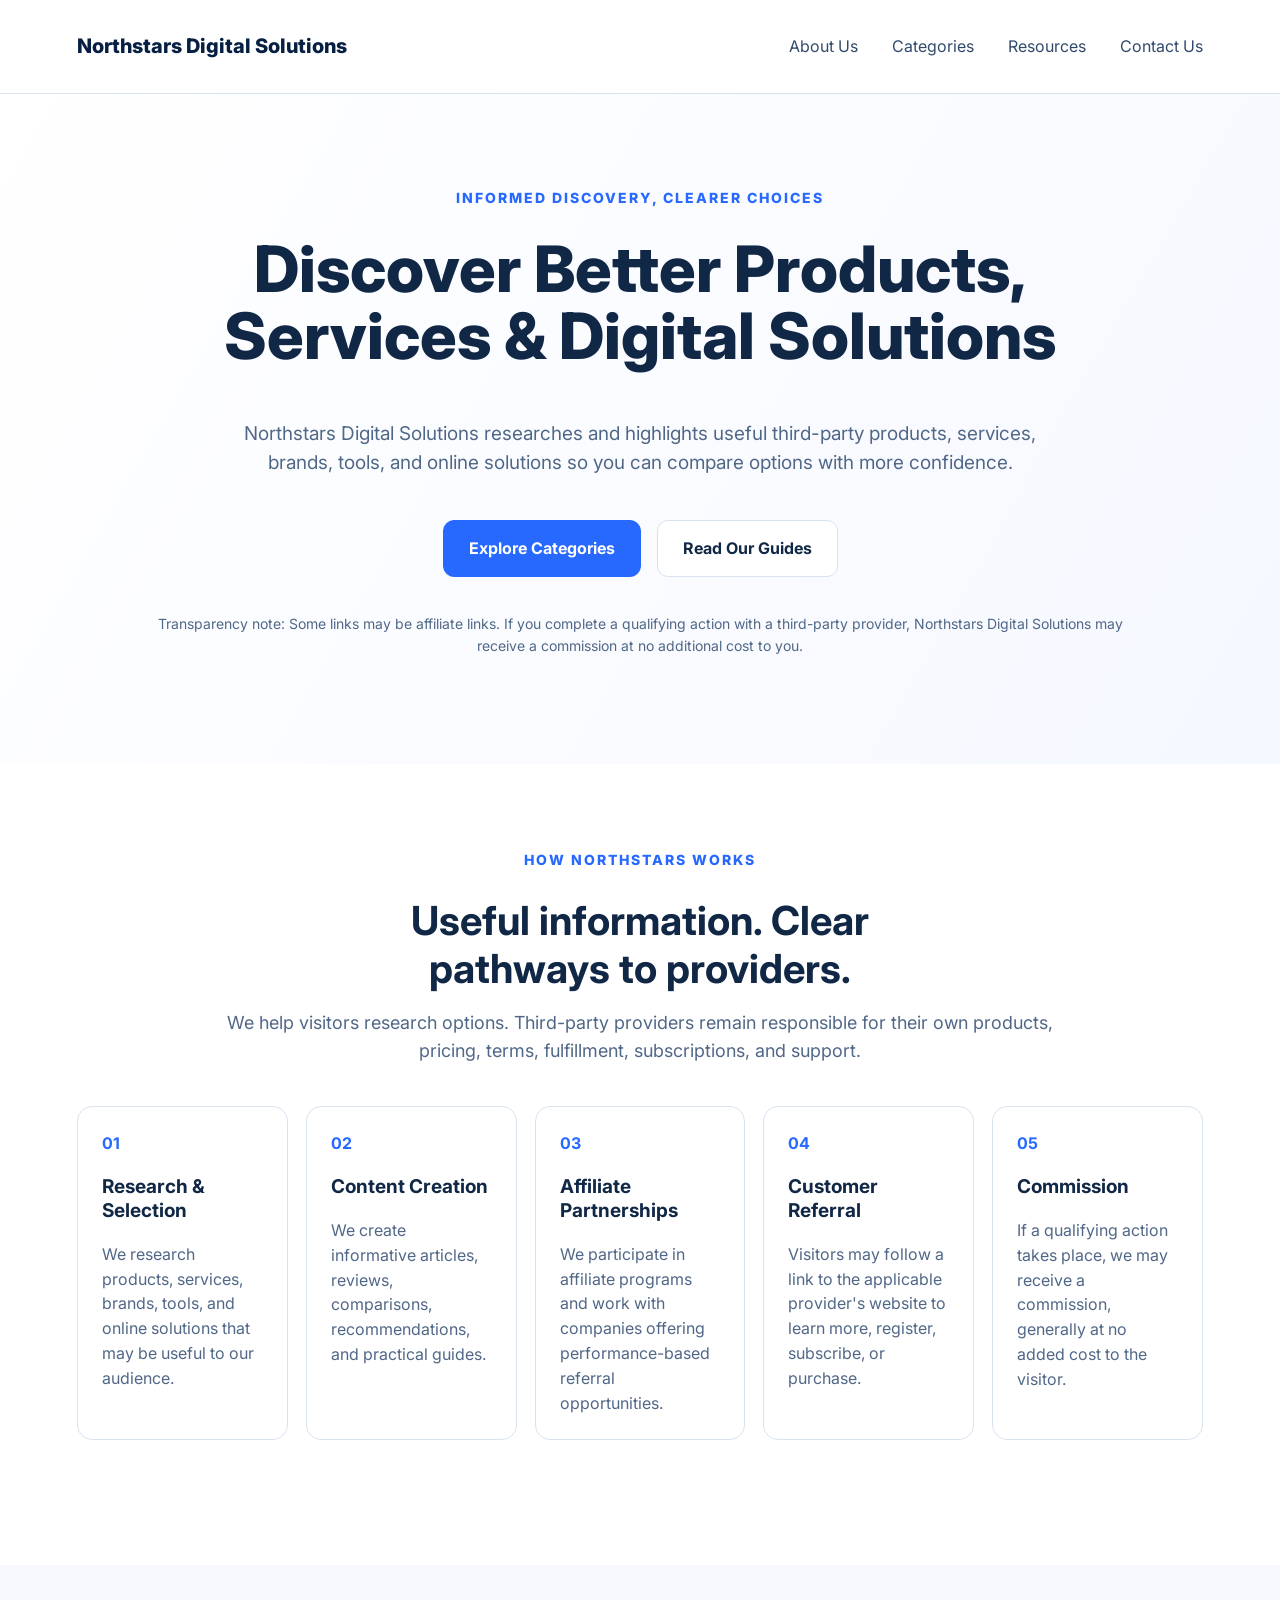
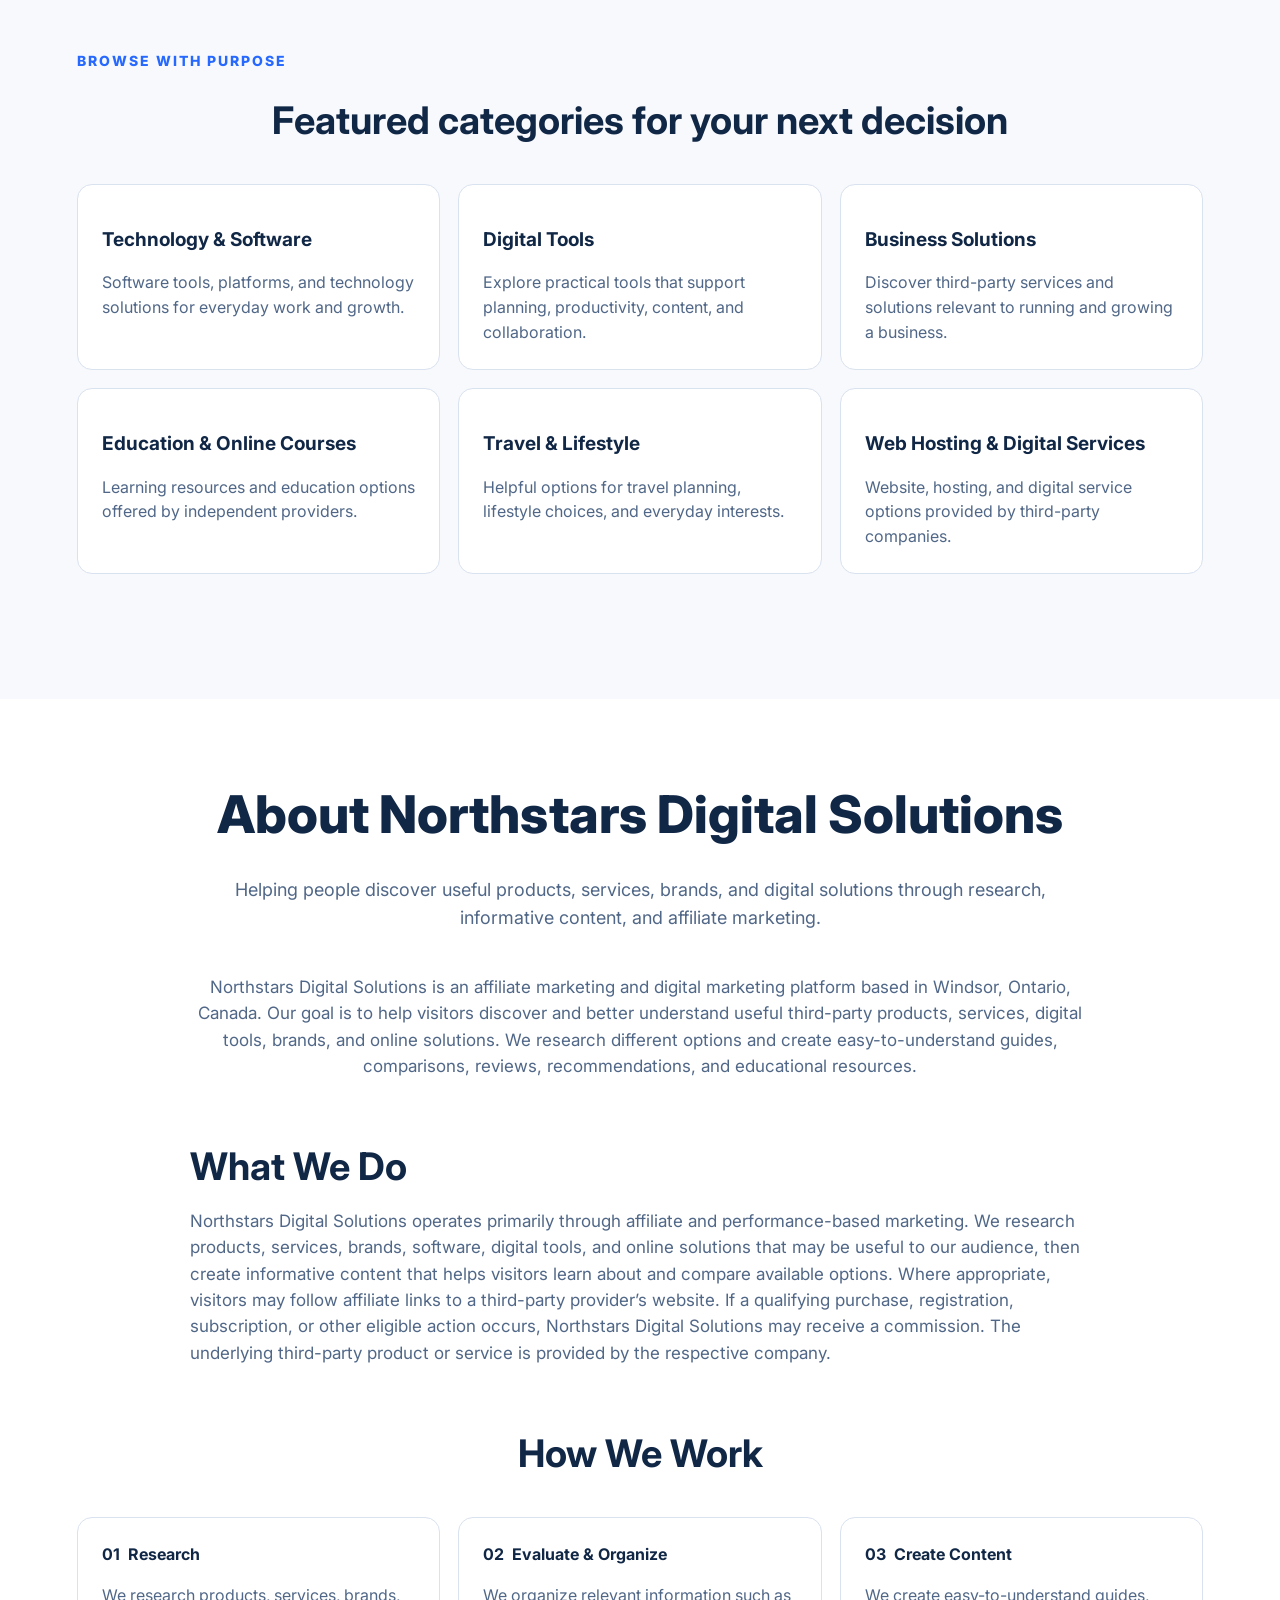
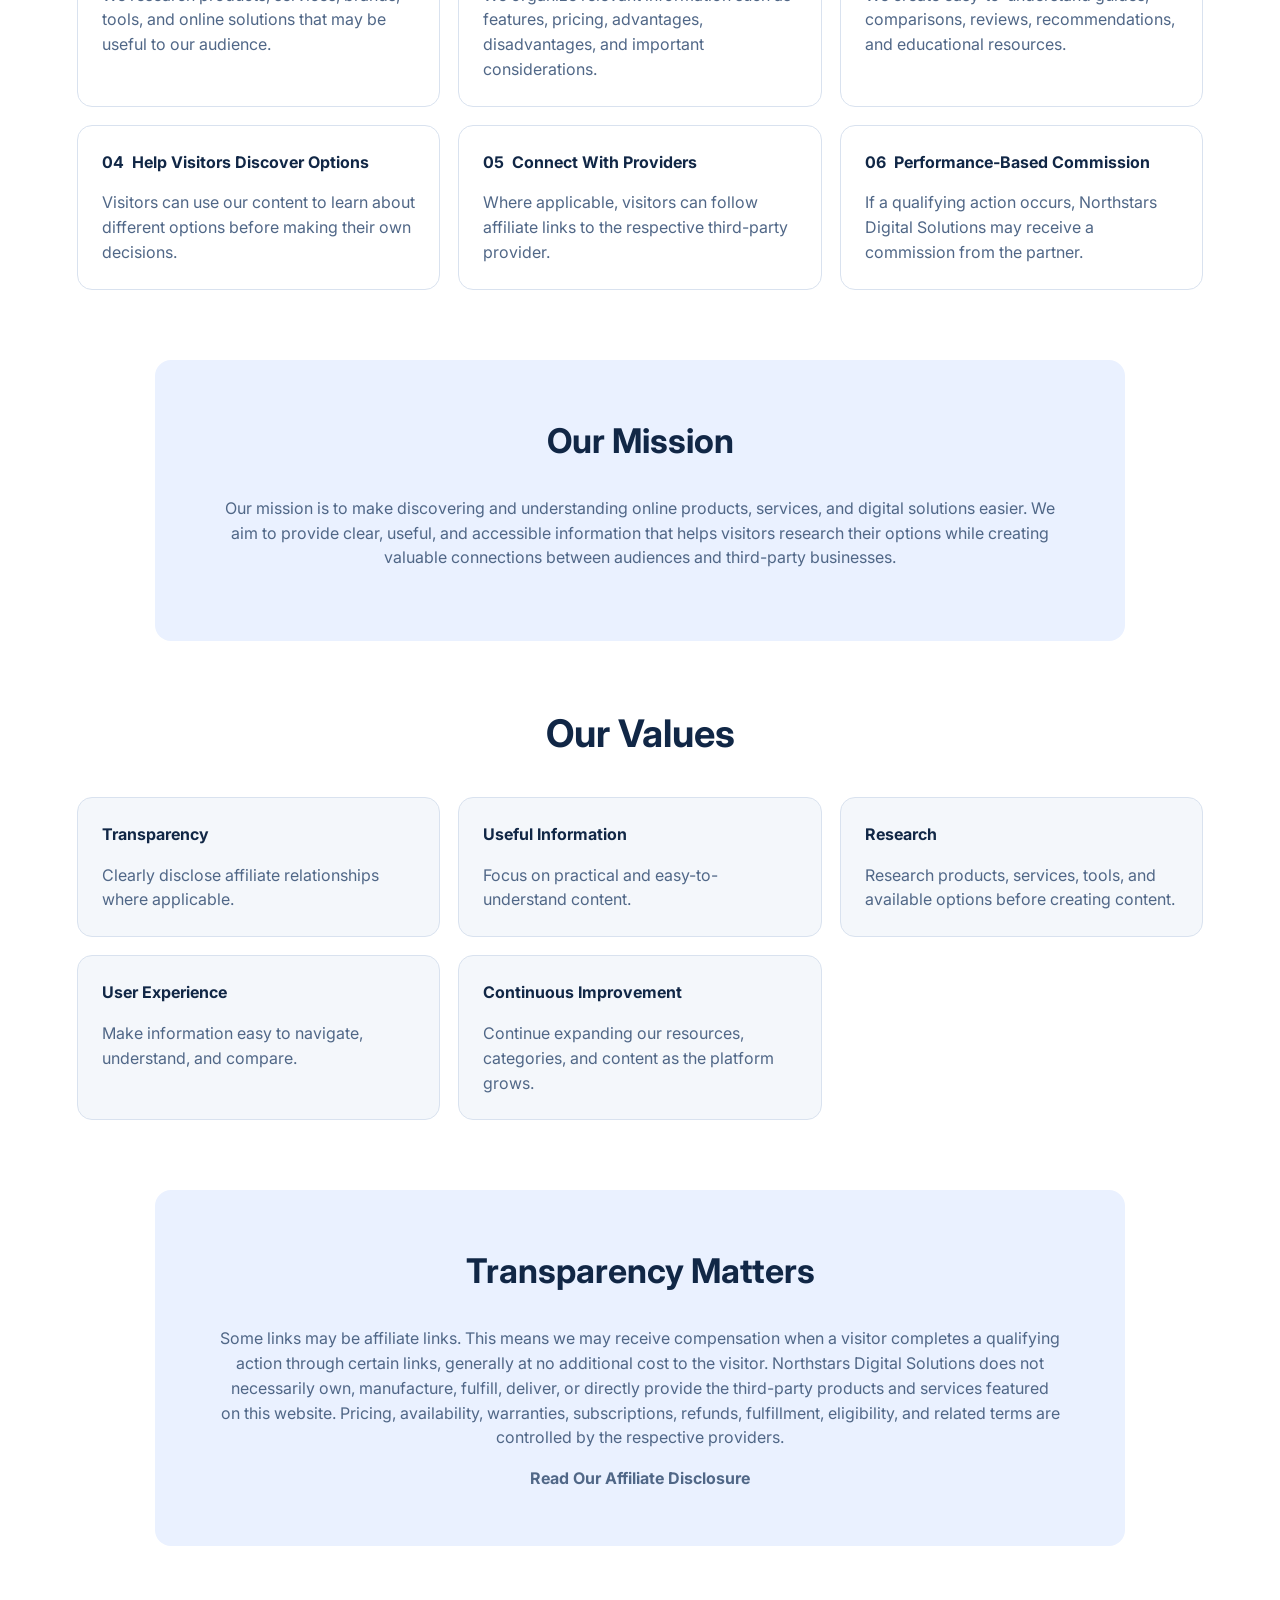
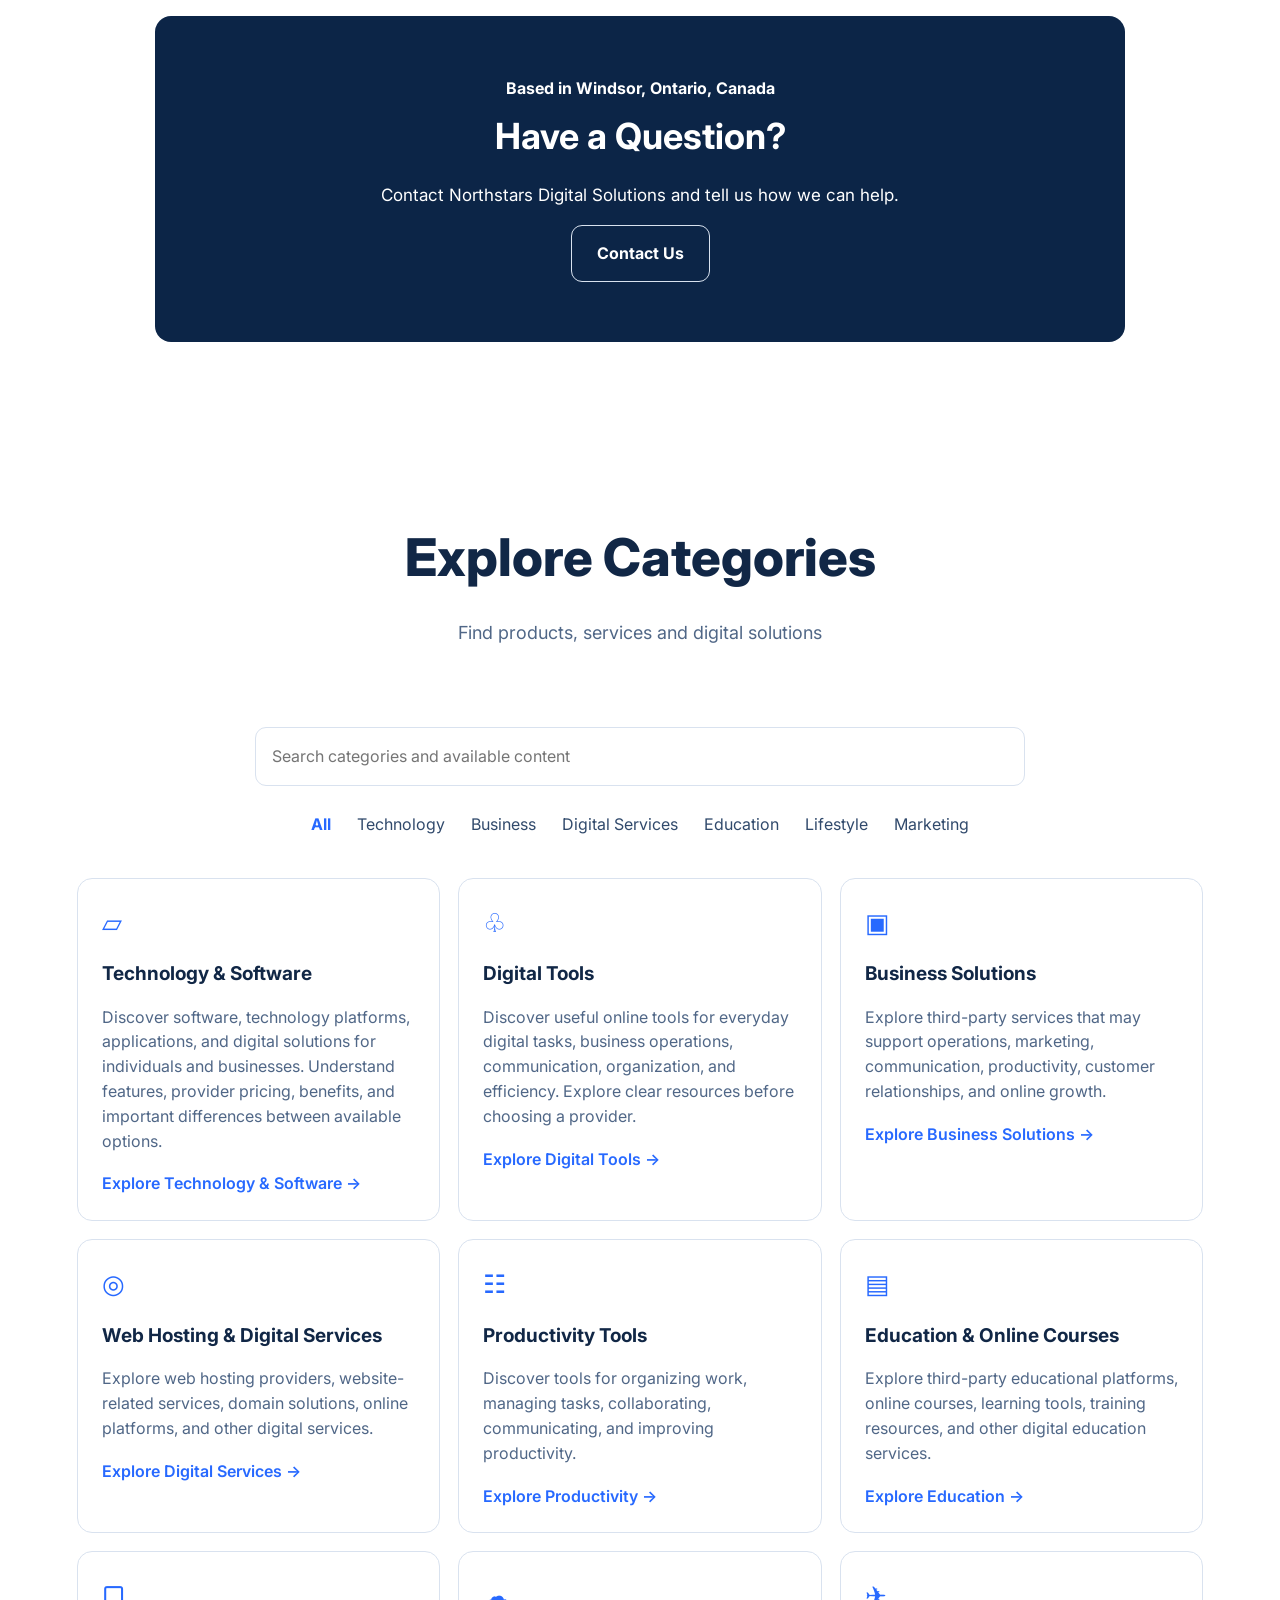
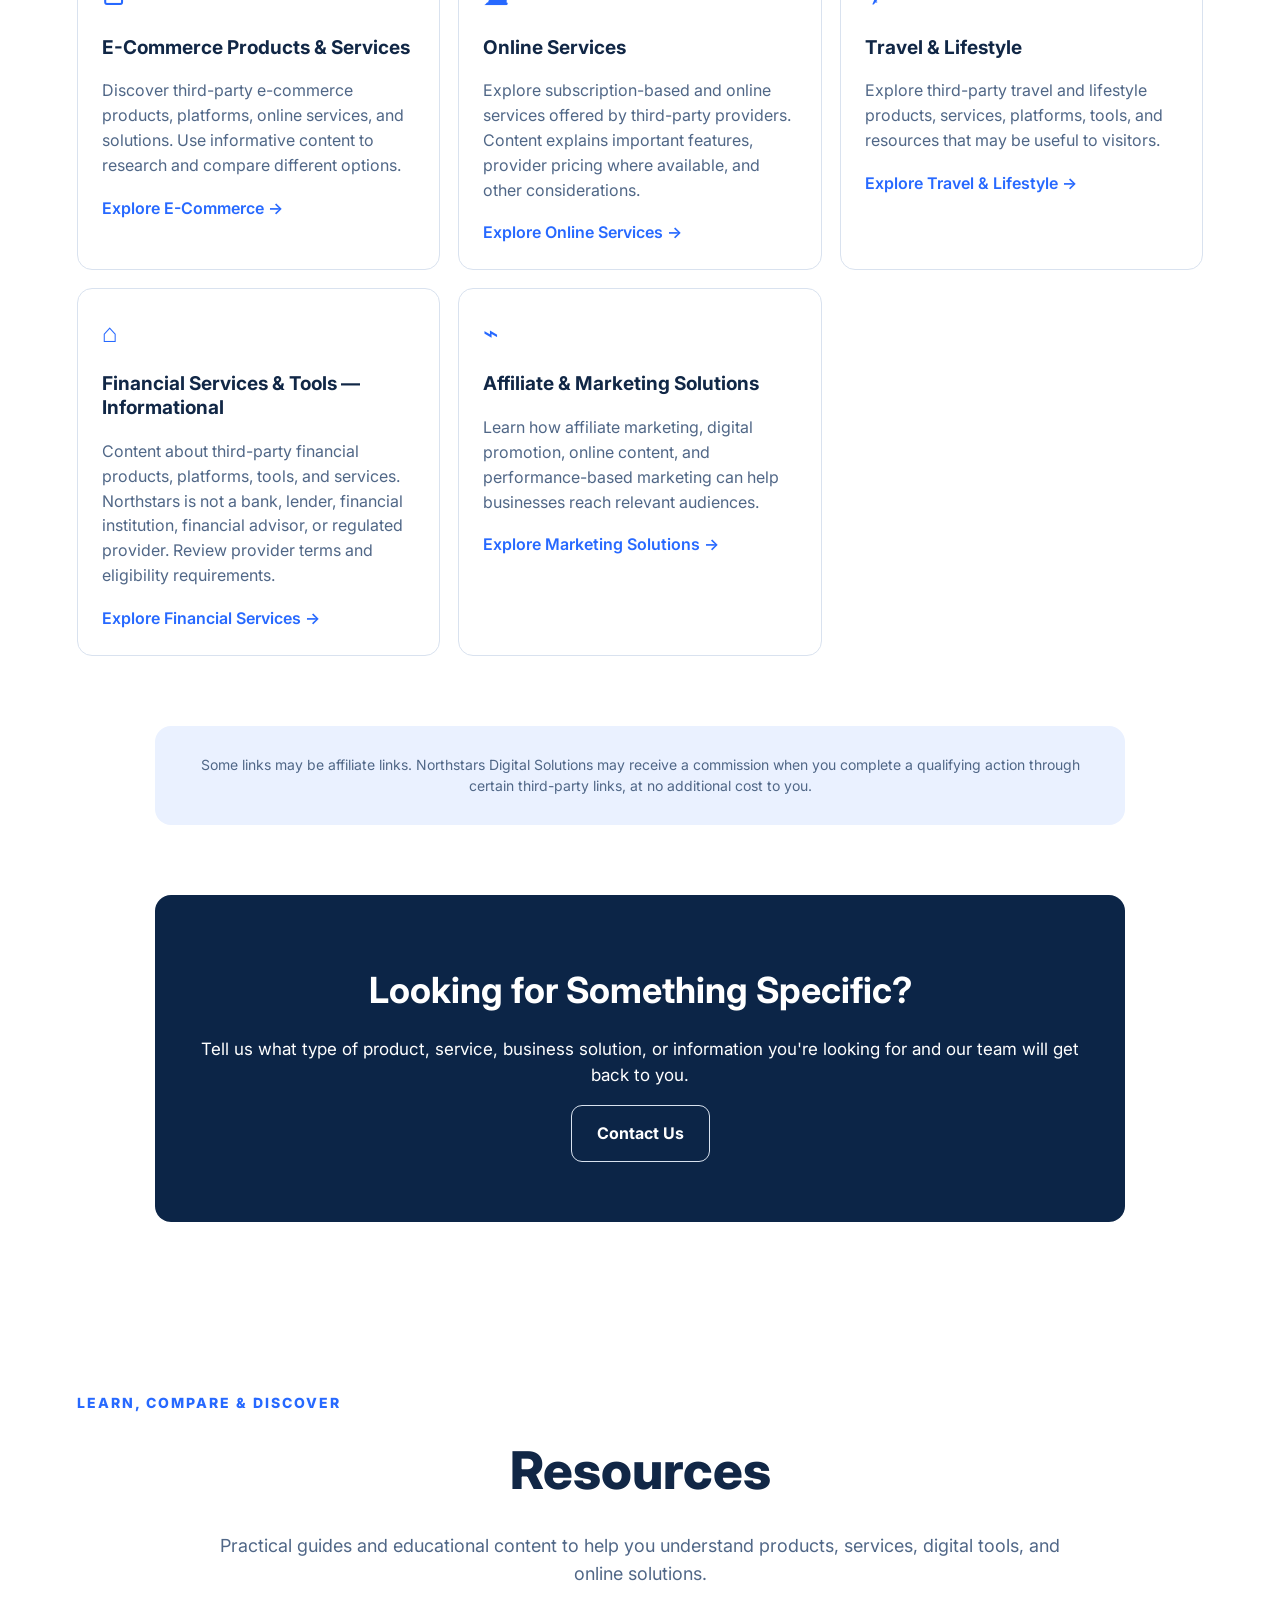
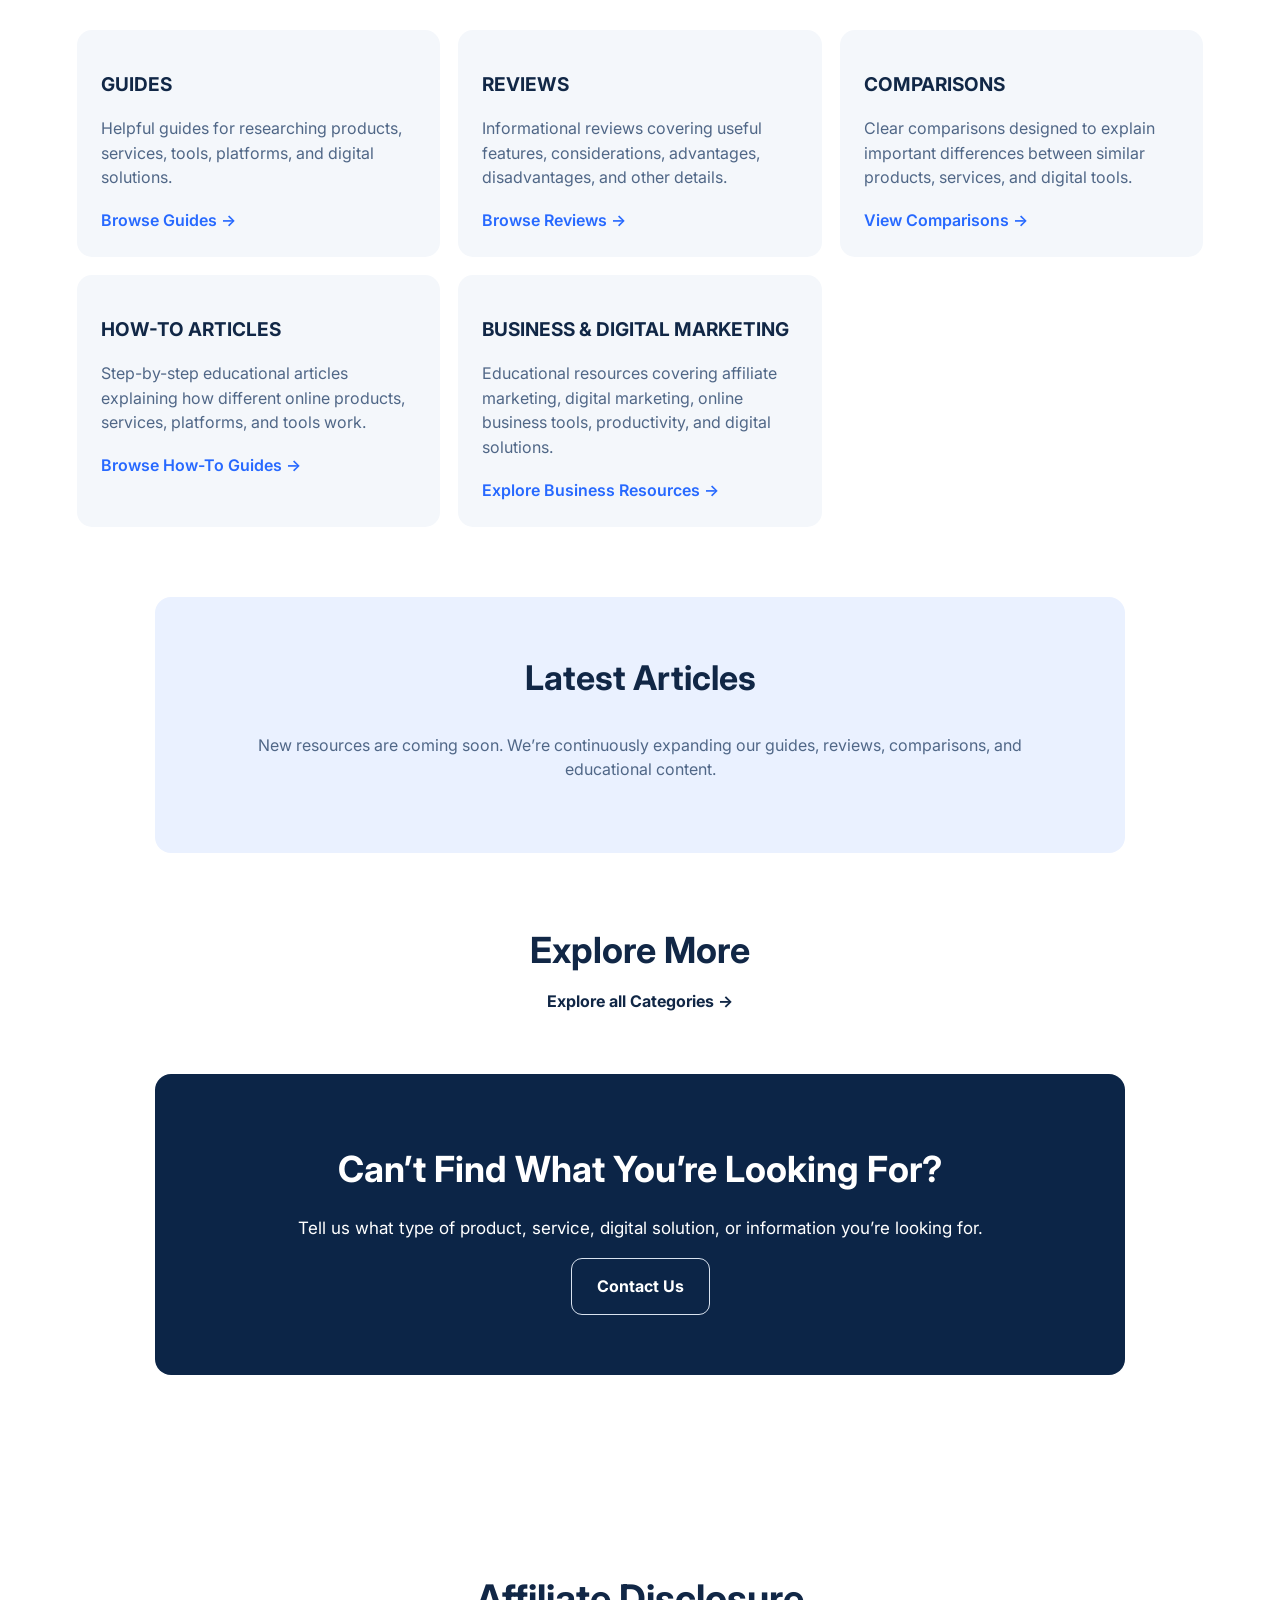
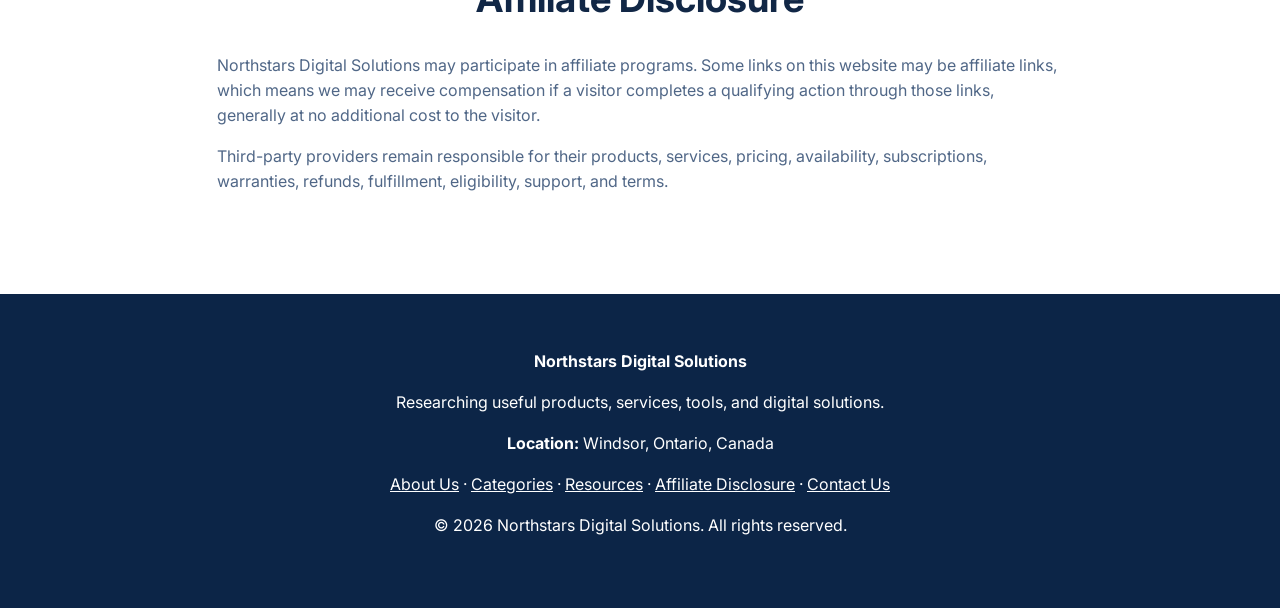
<file: index.html>
<!DOCTYPE html>

<html lang="en">

<head>
  <meta charset="UTF-8">

  <meta name="viewport" content="width=device-width, initial-scale=1.0">

  <title>Northstars Digital Solutions</title>

  <meta
    name="description"
    content="Discover useful third-party products, services, brands, tools, and online solutions through research and informative content."
  >

  <link rel="stylesheet" href="styles.css">
</head>

<body>

<header class="site-header">
  <a class="brand" href="#home">Northstars Digital Solutions</a>

  <button class="menu" aria-label="Open menu">☰</button>

  <nav>
    <a href="#about">About Us</a>
    <a href="#categories">Categories</a>
    <a href="#resources">Resources</a>
    <a href="contact.html">Contact Us</a>
  </nav>
</header>


<main>

<!-- HOME -->
<section id="home" class="hero">

  <div class="eyebrow">
    INFORMED DISCOVERY, CLEARER CHOICES
  </div>

  <h1>
    Discover Better Products,<br>
    Services &amp; Digital Solutions
  </h1>

  <p>
    Northstars Digital Solutions researches and highlights useful
    third-party products, services, brands, tools, and online solutions
    so you can compare options with more confidence.
  </p>

  <div class="actions">
    <a class="btn primary" href="#categories">
      Explore Categories
    </a>

    <a class="btn secondary" href="#resources">
      Read Our Guides
    </a>
  </div>

  <p class="disclosure">
    Transparency note: Some links may be affiliate links. If you complete
    a qualifying action with a third-party provider, Northstars Digital
    Solutions may receive a commission at no additional cost to you.
  </p>

</section>


<!-- HOW NORTHSTARS WORKS -->
<section class="section how">

  <div class="eyebrow">
    HOW NORTHSTARS WORKS
  </div>

  <h2>
    Useful information. Clear<br>
    pathways to providers.
  </h2>

  <p class="lead">
    We help visitors research options. Third-party providers remain
    responsible for their own products, pricing, terms, fulfillment,
    subscriptions, and support.
  </p>

  <div class="grid five">

    <article>
      <b>01</b>
      <h3>Research &amp; Selection</h3>
      <p>
        We research products, services, brands, tools, and online
        solutions that may be useful to our audience.
      </p>
    </article>

    <article>
      <b>02</b>
      <h3>Content Creation</h3>
      <p>
        We create informative articles, reviews, comparisons,
        recommendations, and practical guides.
      </p>
    </article>

    <article>
      <b>03</b>
      <h3>Affiliate Partnerships</h3>
      <p>
        We participate in affiliate programs and work with companies
        offering performance-based referral opportunities.
      </p>
    </article>

    <article>
      <b>04</b>
      <h3>Customer Referral</h3>
      <p>
        Visitors may follow a link to the applicable provider's website
        to learn more, register, subscribe, or purchase.
      </p>
    </article>

    <article>
      <b>05</b>
      <h3>Commission</h3>
      <p>
        If a qualifying action takes place, we may receive a commission,
        generally at no added cost to the visitor.
      </p>
    </article>

  </div>

</section>


<!-- FEATURED CATEGORIES -->
<section class="section featured">

  <div class="eyebrow">
    BROWSE WITH PURPOSE
  </div>

  <h2>
    Featured categories for your next decision
  </h2>

  <div class="grid three">

    <article>
      <h3>Technology &amp; Software</h3>
      <p>
        Software tools, platforms, and technology solutions for everyday
        work and growth.
      </p>
    </article>

    <article>
      <h3>Digital Tools</h3>
      <p>
        Explore practical tools that support planning, productivity,
        content, and collaboration.
      </p>
    </article>

    <article>
      <h3>Business Solutions</h3>
      <p>
        Discover third-party services and solutions relevant to running
        and growing a business.
      </p>
    </article>

    <article>
      <h3>Education &amp; Online Courses</h3>
      <p>
        Learning resources and education options offered by independent
        providers.
      </p>
    </article>

    <article>
      <h3>Travel &amp; Lifestyle</h3>
      <p>
        Helpful options for travel planning, lifestyle choices, and
        everyday interests.
      </p>
    </article>

    <article>
      <h3>Web Hosting &amp; Digital Services</h3>
      <p>
        Website, hosting, and digital service options provided by
        third-party companies.
      </p>
    </article>

  </div>

</section>


<!-- ABOUT -->
<section id="about" class="section about">

  <h2 class="huge">
    About Northstars Digital Solutions
  </h2>

  <p class="lead">
    Helping people discover useful products, services, brands, and
    digital solutions through research, informative content, and
    affiliate marketing.
  </p>

  <p class="wide">
    Northstars Digital Solutions is an affiliate marketing and digital
    marketing platform based in Windsor, Ontario, Canada. Our goal is to
    help visitors discover and better understand useful third-party
    products, services, digital tools, brands, and online solutions.
    We research different options and create easy-to-understand guides,
    comparisons, reviews, recommendations, and educational resources.
  </p>


  <h2 class="left-title">
    What We Do
  </h2>

  <p class="wide left">
    Northstars Digital Solutions operates primarily through affiliate and
    performance-based marketing. We research products, services, brands,
    software, digital tools, and online solutions that may be useful to
    our audience, then create informative content that helps visitors
    learn about and compare available options. Where appropriate,
    visitors may follow affiliate links to a third-party provider’s
    website. If a qualifying purchase, registration, subscription, or
    other eligible action occurs, Northstars Digital Solutions may
    receive a commission. The underlying third-party product or service
    is provided by the respective company.
  </p>


  <h2>How We Work</h2>

  <div class="grid three work">

    <article>
      <b>01&nbsp; Research</b>
      <p>
        We research products, services, brands, tools, and online
        solutions that may be useful to our audience.
      </p>
    </article>

    <article>
      <b>02&nbsp; Evaluate &amp; Organize</b>
      <p>
        We organize relevant information such as features, pricing,
        advantages, disadvantages, and important considerations.
      </p>
    </article>

    <article>
      <b>03&nbsp; Create Content</b>
      <p>
        We create easy-to-understand guides, comparisons, reviews,
        recommendations, and educational resources.
      </p>
    </article>

    <article>
      <b>04&nbsp; Help Visitors Discover Options</b>
      <p>
        Visitors can use our content to learn about different options
        before making their own decisions.
      </p>
    </article>

    <article>
      <b>05&nbsp; Connect With Providers</b>
      <p>
        Where applicable, visitors can follow affiliate links to the
        respective third-party provider.
      </p>
    </article>

    <article>
      <b>06&nbsp; Performance-Based Commission</b>
      <p>
        If a qualifying action occurs, Northstars Digital Solutions may
        receive a commission from the partner.
      </p>
    </article>

  </div>


  <div class="soft-box">

    <h2>Our Mission</h2>

    <p>
      Our mission is to make discovering and understanding online
      products, services, and digital solutions easier. We aim to
      provide clear, useful, and accessible information that helps
      visitors research their options while creating valuable
      connections between audiences and third-party businesses.
    </p>

  </div>


  <h2>Our Values</h2>

  <div class="grid three values">

    <article>
      <b>Transparency</b>
      <p>
        Clearly disclose affiliate relationships where applicable.
      </p>
    </article>

    <article>
      <b>Useful Information</b>
      <p>
        Focus on practical and easy-to-understand content.
      </p>
    </article>

    <article>
      <b>Research</b>
      <p>
        Research products, services, tools, and available options before
        creating content.
      </p>
    </article>

    <article>
      <b>User Experience</b>
      <p>
        Make information easy to navigate, understand, and compare.
      </p>
    </article>

    <article>
      <b>Continuous Improvement</b>
      <p>
        Continue expanding our resources, categories, and content as the
        platform grows.
      </p>
    </article>

  </div>


  <div class="soft-box">

    <h2>Transparency Matters</h2>

    <p>
      Some links may be affiliate links. This means we may receive
      compensation when a visitor completes a qualifying action through
      certain links, generally at no additional cost to the visitor.
      Northstars Digital Solutions does not necessarily own, manufacture,
      fulfill, deliver, or directly provide the third-party products and
      services featured on this website. Pricing, availability,
      warranties, subscriptions, refunds, fulfillment, eligibility, and
      related terms are controlled by the respective providers.
    </p>

    <a href="#affiliate-disclosure">
      Read Our Affiliate Disclosure
    </a>

  </div>


  <div class="dark-cta">

    <b>Based in Windsor, Ontario, Canada</b>

    <h2>Have a Question?</h2>

    <p>
      Contact Northstars Digital Solutions and tell us how we can help.
    </p>

    <a class="btn dark" href="contact.html">
      Contact Us
    </a>

  </div>

</section>


<!-- CATEGORIES -->
<section id="categories" class="section categories">

  <h2 class="huge">Explore Categories</h2>

  <p class="lead">
    Find products, services and digital solutions
  </p>

  <input
    id="categorySearch"
    class="search"
    type="search"
    placeholder="Search categories and available content"
  >


  <div class="filters">

    <button data-filter="all" class="active">All</button>

    <button data-filter="technology">Technology</button>

    <button data-filter="business">Business</button>

    <button data-filter="digital">Digital Services</button>

    <button data-filter="education">Education</button>

    <button data-filter="lifestyle">Lifestyle</button>

    <button data-filter="marketing">Marketing</button>

  </div>


  <div id="categoryGrid" class="grid three category-grid">

    <article data-tags="technology digital">

      <span class="icon">▱</span>

      <h3>Technology &amp; Software</h3>

      <p>
        Discover software, technology platforms, applications, and
        digital solutions for individuals and businesses. Understand
        features, provider pricing, benefits, and important differences
        between available options.
      </p>

      <a href="#resources">
        Explore Technology &amp; Software →
      </a>

    </article>


    <article data-tags="technology digital business">

      <span class="icon">♧</span>

      <h3>Digital Tools</h3>

      <p>
        Discover useful online tools for everyday digital tasks,
        business operations, communication, organization, and
        efficiency. Explore clear resources before choosing a provider.
      </p>

      <a href="#resources">
        Explore Digital Tools →
      </a>

    </article>


    <article data-tags="business marketing">

      <span class="icon">▣</span>

      <h3>Business Solutions</h3>

      <p>
        Explore third-party services that may support operations,
        marketing, communication, productivity, customer relationships,
        and online growth.
      </p>

      <a href="#resources">
        Explore Business Solutions →
      </a>

    </article>


    <article data-tags="digital technology">

      <span class="icon">◎</span>

      <h3>Web Hosting &amp; Digital Services</h3>

      <p>
        Explore web hosting providers, website-related services, domain
        solutions, online platforms, and other digital services.
      </p>

      <a href="#resources">
        Explore Digital Services →
      </a>

    </article>


    <article data-tags="business technology">

      <span class="icon">☷</span>

      <h3>Productivity Tools</h3>

      <p>
        Discover tools for organizing work, managing tasks,
        collaborating, communicating, and improving productivity.
      </p>

      <a href="#resources">
        Explore Productivity →
      </a>

    </article>


    <article data-tags="education">

      <span class="icon">▤</span>

      <h3>Education &amp; Online Courses</h3>

      <p>
        Explore third-party educational platforms, online courses,
        learning tools, training resources, and other digital education
        services.
      </p>

      <a href="#resources">
        Explore Education →
      </a>

    </article>


    <article data-tags="business digital">

      <span class="icon">▢</span>

      <h3>E-Commerce Products &amp; Services</h3>

      <p>
        Discover third-party e-commerce products, platforms, online
        services, and solutions. Use informative content to research and
        compare different options.
      </p>

      <a href="#resources">
        Explore E-Commerce →
      </a>

    </article>


    <article data-tags="digital">

      <span class="icon">☁</span>

      <h3>Online Services</h3>

      <p>
        Explore subscription-based and online services offered by
        third-party providers. Content explains important features,
        provider pricing where available, and other considerations.
      </p>

      <a href="#resources">
        Explore Online Services →
      </a>

    </article>


    <article data-tags="lifestyle">

      <span class="icon">✈</span>

      <h3>Travel &amp; Lifestyle</h3>

      <p>
        Explore third-party travel and lifestyle products, services,
        platforms, tools, and resources that may be useful to visitors.
      </p>

      <a href="#resources">
        Explore Travel &amp; Lifestyle →
      </a>

    </article>


    <article data-tags="business">

      <span class="icon">⌂</span>

      <h3>
        Financial Services &amp; Tools — Informational
      </h3>

      <p>
        Content about third-party financial products, platforms, tools,
        and services. Northstars is not a bank, lender, financial
        institution, financial advisor, or regulated provider. Review
        provider terms and eligibility requirements.
      </p>

      <a href="#resources">
        Explore Financial Services →
      </a>

    </article>


    <article data-tags="marketing business">

      <span class="icon">⌁</span>

      <h3>Affiliate &amp; Marketing Solutions</h3>

      <p>
        Learn how affiliate marketing, digital promotion, online content,
        and performance-based marketing can help businesses reach
        relevant audiences.
      </p>

      <a href="#resources">
        Explore Marketing Solutions →
      </a>

    </article>

  </div>


  <div class="soft-box small">

    Some links may be affiliate links. Northstars Digital Solutions may
    receive a commission when you complete a qualifying action through
    certain third-party links, at no additional cost to you.

  </div>


  <div class="dark-cta">

    <h2>Looking for Something Specific?</h2>

    <p>
      Tell us what type of product, service, business solution, or
      information you're looking for and our team will get back to you.
    </p>

    <a class="btn dark" href="contact.html">
      Contact Us
    </a>

  </div>

</section>


<!-- RESOURCES -->
<section id="resources" class="section resources">

  <div class="eyebrow">
    LEARN, COMPARE &amp; DISCOVER
  </div>

  <h2 class="huge">Resources</h2>

  <p class="lead">
    Practical guides and educational content to help you understand
    products, services, digital tools, and online solutions.
  </p>


  <div class="grid three resource-grid">

    <article>

      <h3>GUIDES</h3>

      <p>
        Helpful guides for researching products, services, tools,
        platforms, and digital solutions.
      </p>

      <a href="#">
        Browse Guides →
      </a>

    </article>


    <article>

      <h3>REVIEWS</h3>

      <p>
        Informational reviews covering useful features, considerations,
        advantages, disadvantages, and other details.
      </p>

      <a href="#">
        Browse Reviews →
      </a>

    </article>


    <article>

      <h3>COMPARISONS</h3>

      <p>
        Clear comparisons designed to explain important differences
        between similar products, services, and digital tools.
      </p>

      <a href="#">
        View Comparisons →
      </a>

    </article>


    <article>

      <h3>HOW-TO ARTICLES</h3>

      <p>
        Step-by-step educational articles explaining how different
        online products, services, platforms, and tools work.
      </p>

      <a href="#">
        Browse How-To Guides →
      </a>

    </article>


    <article>

      <h3>BUSINESS &amp; DIGITAL MARKETING</h3>

      <p>
        Educational resources covering affiliate marketing, digital
        marketing, online business tools, productivity, and digital
        solutions.
      </p>

      <a href="#">
        Explore Business Resources →
      </a>

    </article>

  </div>


  <div class="soft-box">

    <h2>Latest Articles</h2>

    <p>
      New resources are coming soon. We’re continuously expanding our
      guides, reviews, comparisons, and educational content.
    </p>

  </div>


  <div class="explore-more">

    <h2>Explore More</h2>

    <a href="#categories">
      Explore all Categories →
    </a>

  </div>


  <div class="dark-cta">

    <h2>Can’t Find What You’re Looking For?</h2>

    <p>
      Tell us what type of product, service, digital solution, or
      information you’re looking for.
    </p>

    <a class="btn dark" href="contact.html">
      Contact Us
    </a>

  </div>

</section>


<!-- AFFILIATE DISCLOSURE -->
<section id="affiliate-disclosure" class="section legal">

  <h2>Affiliate Disclosure</h2>

  <p>
    Northstars Digital Solutions may participate in affiliate programs.
    Some links on this website may be affiliate links, which means we
    may receive compensation if a visitor completes a qualifying action
    through those links, generally at no additional cost to the visitor.
  </p>

  <p>
    Third-party providers remain responsible for their products,
    services, pricing, availability, subscriptions, warranties, refunds,
    fulfillment, eligibility, support, and terms.
  </p>

</section>

</main>


<!-- FOOTER -->
<footer>

  <strong>Northstars Digital Solutions</strong>

  <p>
    Researching useful products, services, tools, and digital solutions.
  </p>

  <p>
    <strong>Location:</strong> Windsor, Ontario, Canada
  </p>

  <div>
    <a href="#about">About Us</a> ·
    <a href="#categories">Categories</a> ·
    <a href="#resources">Resources</a> ·
    <a href="#affiliate-disclosure">Affiliate Disclosure</a> ·
    <a href="contact.html">Contact Us</a>
  </div>

  <p>
    © 2026 Northstars Digital Solutions. All rights reserved.
  </p>

</footer>


<script src="script.js"></script>

</body>
</html>
</file>
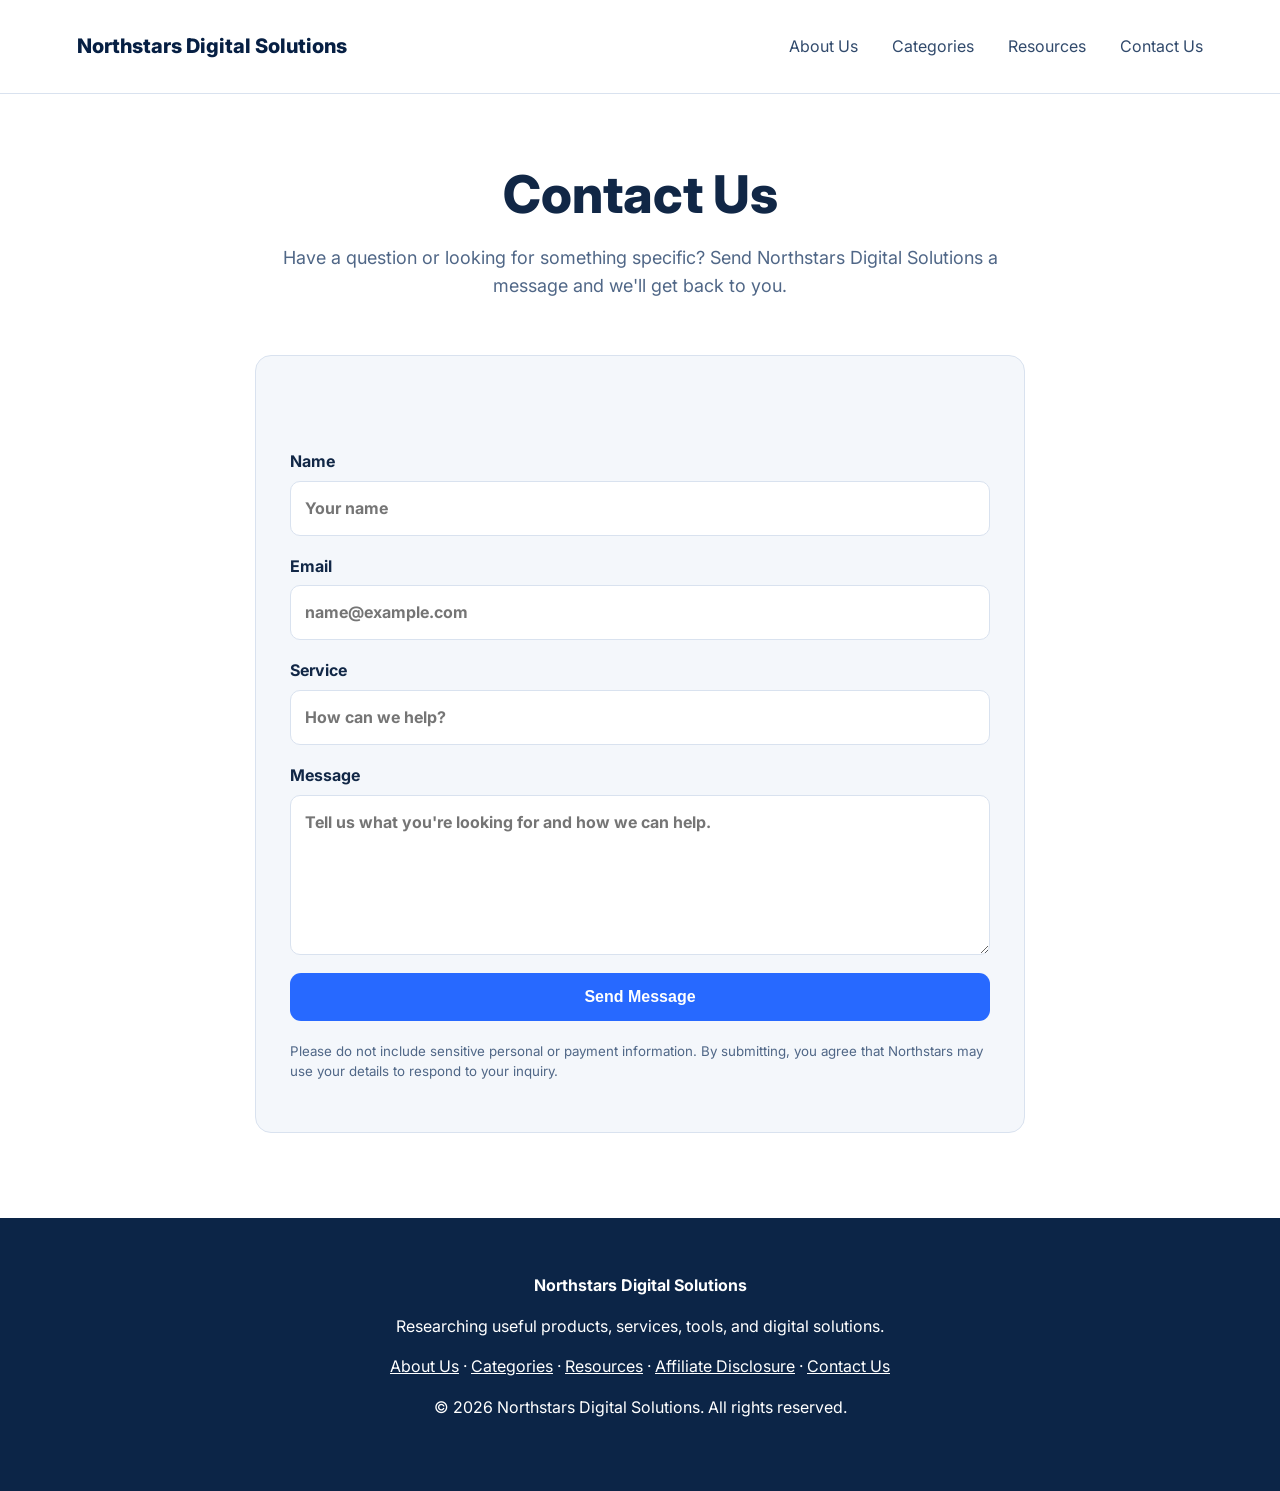
<file: contact.html>
<!DOCTYPE html>
<html lang="en">
<head>
  <meta charset="UTF-8">
  <meta name="viewport" content="width=device-width, initial-scale=1.0">
  <title>Contact Us | Northstars Digital Solutions</title>
  <meta name="description" content="Contact Northstars Digital Solutions in Windsor, Ontario, Canada.">
  <link rel="stylesheet" href="styles.css">
</head>
<body>
<header class="site-header">
  <a class="brand" href="index.html#home">Northstars Digital Solutions</a>
  <button class="menu" aria-label="Open menu">☰</button>
  <nav>
    <a href="index.html#about">About Us</a>
    <a href="index.html#categories">Categories</a>
    <a href="index.html#resources">Resources</a>
    <a href="contact.html">Contact Us</a>
  </nav>
</header>
<main>
<section class="section contact contact-page">
  <h2 class="huge">Contact Us</h2>
  <p class="contact-intro">Have a question or looking for something specific? Send Northstars Digital Solutions a message and we'll get back to you.</p>
  <form id="contactForm">
    <p> <strong></strong> &nbsp;&nbsp;  <strong></strong> &nbsp;&nbsp; </p>
    <label>Name<input name="name" required placeholder="Your name"></label>
    <label>Email<input name="email" type="email" required placeholder="name@example.com"></label>
    <label>Service<input name="subject" required placeholder="How can we help?"></label>
    <label>Message<textarea name="message" required placeholder="Tell us what you're looking for and how we can help."></textarea></label>
    <button class="btn primary full" type="submit">Send Message</button>
    <small>Please do not include sensitive personal or payment information. By submitting, you agree that Northstars may use your details to respond to your inquiry.</small>
    <p id="formNote" class="form-note"></p>
  </form>
</section>
</main>
<footer>
  <strong>Northstars Digital Solutions</strong>
  <p>Researching useful products, services, tools, and digital solutions.</p>
  <div><a href="index.html#about">About Us</a> · <a href="index.html#categories">Categories</a> · <a href="index.html#resources">Resources</a> · <a href="index.html#affiliate-disclosure">Affiliate Disclosure</a> · <a href="contact.html">Contact Us</a></div>
  <p>© 2026 Northstars Digital Solutions. All rights reserved.</p>
</footer>
<script src="script.js"></script>
</body>
</html>
</file>
<file: styles.css>
@import url('https://fonts.googleapis.com/css2?family=Inter:wght@400;500;600;700;800&display=swap');
:root{--navy:#0c2547;--text:#112746;--muted:#506787;--blue:#2769ff;--line:#d9e2ef;--soft:#f4f7fb;--softblue:#eaf1ff}
*{box-sizing:border-box}html{scroll-behavior:smooth}body{margin:0;font-family:Inter,Arial,sans-serif;color:var(--text);background:white;line-height:1.55}a{color:inherit;text-decoration:none}.site-header{height:94px;display:flex;align-items:center;justify-content:space-between;padding:0 max(6vw,32px);border-bottom:1px solid var(--line);position:sticky;top:0;background:#fff;z-index:20}.brand{font-size:20px;font-weight:800;color:#061f43}.site-header nav{display:flex;gap:34px}.site-header nav a{color:#314a6c}.menu{display:none;border:0;background:none;font-size:26px}.hero{min-height:670px;background:linear-gradient(120deg,#fff 0%,#f5f8ff 100%);display:flex;flex-direction:column;justify-content:center;align-items:center;text-align:center;padding:70px 20px}.eyebrow{font-size:14px;font-weight:800;letter-spacing:2px;color:var(--blue);margin-bottom:26px}.hero h1,.huge{font-size:clamp(42px,5vw,68px);line-height:1.05;margin:0 0 30px;font-weight:800}.hero>p{font-size:19px;max-width:850px;color:var(--muted)}.actions{display:flex;gap:16px;margin:24px 0;flex-wrap:wrap;justify-content:center}.btn{padding:15px 25px;border-radius:11px;font-weight:700;display:inline-block;border:1px solid var(--line);cursor:pointer;font-size:16px}.primary{background:var(--blue);color:#fff;border-color:var(--blue)}.secondary,.light{background:#fff}.hero .disclosure{font-size:14px;max-width:1000px;margin-top:12px}.section{padding:85px max(6vw,30px);scroll-margin-top:94px}.section>h2{text-align:center;font-size:38px;line-height:1.2}.section .huge{font-size:52px}.lead{font-size:18px;color:var(--muted);text-align:center;max-width:850px;margin:0 auto 42px}.how{text-align:center}.how h2{font-size:40px;margin:0 0 16px}.grid{display:grid;gap:18px;max-width:1200px;margin:40px auto}.grid article{border:1px solid var(--line);border-radius:15px;padding:24px;background:#fff;text-align:left}.grid article p{color:var(--muted);margin-bottom:0}.grid article h3{font-size:19px;line-height:1.25}.grid article>b,.grid article a,.icon{color:var(--blue)}.five{grid-template-columns:repeat(5,1fr)}.three{grid-template-columns:repeat(3,1fr)}.featured{background:#f7f9fc}.featured h2{margin-top:0}.about>.wide{max-width:900px;margin:0 auto 65px;text-align:center;color:var(--muted);font-size:17px}.about>.wide.left{text-align:left}.left-title{max-width:900px;margin:0 auto 18px;text-align:left!important}.work article b{color:var(--text)}.soft-box{max-width:970px;margin:70px auto;padding:55px 65px;text-align:center;background:var(--softblue);border-radius:16px;color:var(--muted)}.soft-box h2{color:var(--text);font-size:34px;margin-top:0}.soft-box a{font-weight:700}.soft-box.small{padding:28px;font-size:14px}.values article{background:var(--soft)}.values article b{color:var(--text)}.dark-cta{max-width:970px;margin:45px auto 0;padding:60px 40px;border-radius:16px;background:var(--navy);color:#fff;text-align:center}.dark-cta h2{font-size:36px;margin:8px}.dark-cta p{font-size:17px}.categories{padding-top:100px}.search{display:block;width:min(770px,90%);margin:80px auto 25px;padding:16px;border:1px solid var(--line);border-radius:11px;font:inherit}.filters{display:flex;justify-content:center;gap:14px;flex-wrap:wrap;margin-bottom:32px}.filters button{border:0;background:none;font:inherit;color:#314a6c;cursor:pointer}.filters button.active{color:var(--blue);font-weight:700}.category-grid article{min-height:285px}.category-grid .icon{font-size:26px}.category-grid a,.resource-grid a{display:inline-block;margin-top:18px;font-weight:600}.resources{background:#fff}.resource-grid article{background:var(--soft);border:0}.explore-more{text-align:center;margin:60px auto}.explore-more h2{font-size:36px;margin-bottom:10px}.explore-more a{font-weight:700}.legal{max-width:1000px;margin:auto}.legal p{color:var(--muted)}.contact form{max-width:770px;margin:100px auto 0;padding:34px;background:var(--soft);border:1px solid var(--line);border-radius:16px}.contact label{display:block;font-weight:700;margin:18px 0}.contact input,.contact textarea{display:block;width:100%;margin-top:7px;border:1px solid var(--line);border-radius:10px;padding:14px;font:inherit}.contact textarea{min-height:160px;resize:vertical}.full{width:100%;border:0}.contact small{display:block;color:var(--muted);margin-top:20px}.form-note{font-weight:600}footer{text-align:center;padding:55px 20px;background:var(--navy);color:#fff}footer a{text-decoration:underline}
@media(max-width:950px){.five{grid-template-columns:repeat(2,1fr)}.three{grid-template-columns:repeat(2,1fr)}.site-header nav{gap:18px}.hero{min-height:600px}}
@media(max-width:700px){.site-header{height:76px;padding:0 20px}.brand{font-size:16px}.menu{display:block}.site-header nav{display:none;position:absolute;top:76px;left:0;right:0;background:white;padding:20px;flex-direction:column;border-bottom:1px solid var(--line)}.site-header nav.open{display:flex}.hero{padding:60px 20px;min-height:auto}.hero h1,.section .huge{font-size:38px}.section{padding:60px 20px;scroll-margin-top:76px}.three,.five{grid-template-columns:1fr}.soft-box{padding:35px 22px}.dark-cta{padding:42px 20px}.search{margin-top:45px}.contact form{margin-top:50px;padding:22px}.category-grid article{min-height:0}}

.contact-page{min-height:calc(100vh - 94px);padding-top:70px}.contact-page>.huge{text-align:center;margin-bottom:18px}.contact-intro{max-width:720px;margin:0 auto;text-align:center;color:var(--muted);font-size:18px}.contact-page form{margin-top:55px}
</file>
